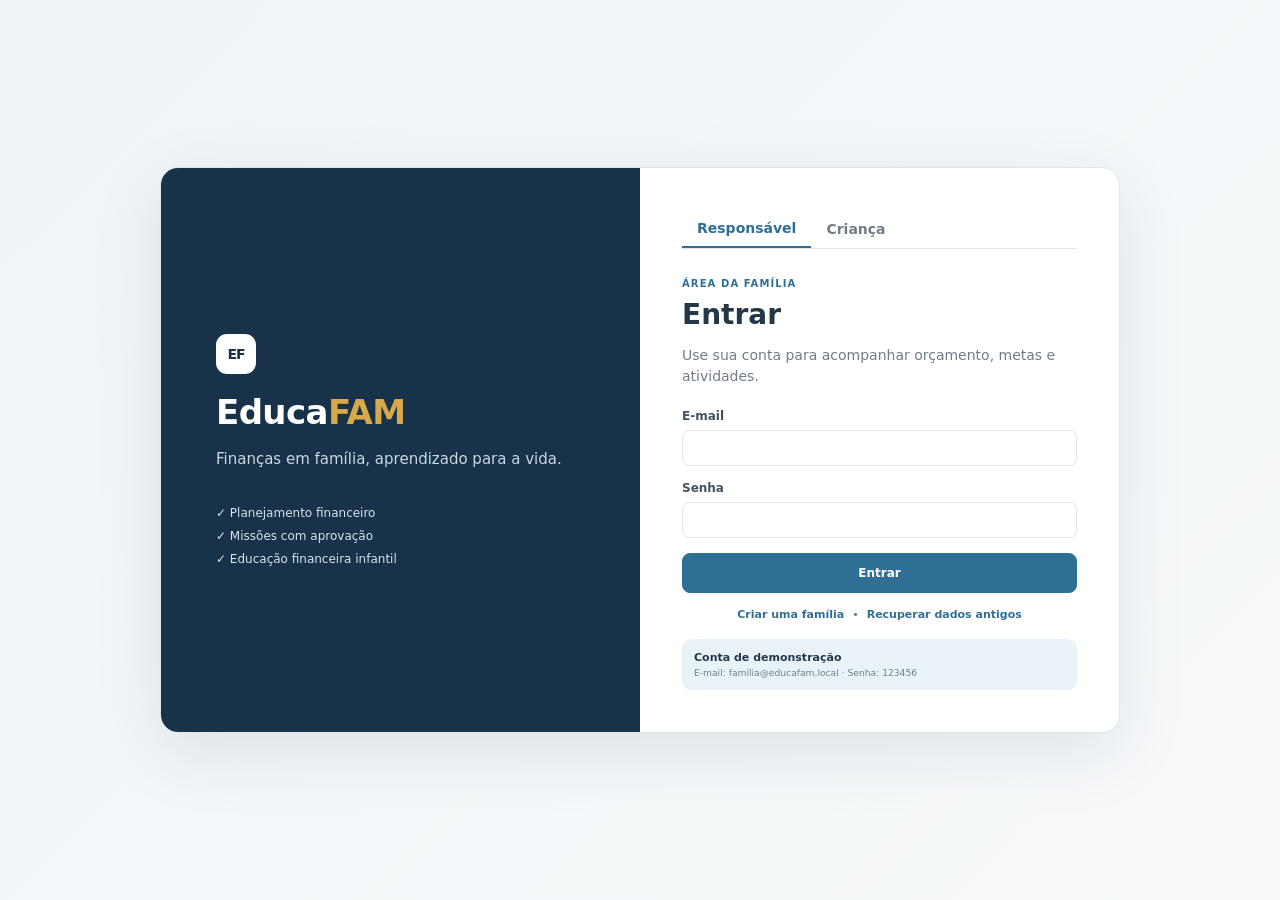
<file: index.html>
<!DOCTYPE html>
<html lang="pt-BR">
<head>
  <meta charset="UTF-8">
  <meta name="viewport" content="width=device-width, initial-scale=1.0">
  <meta name="description" content="EducaFAM — gestão financeira familiar e educação financeira infantil com metas e missões gamificadas.">
  <meta name="theme-color" content="#18324a">
  <title>EducaFAM — Dashboard</title>
  <link rel="icon" href="favicon.svg" type="image/svg+xml">
  <link rel="manifest" href="manifest.json">
  <link rel="stylesheet" href="css/styles.css">
  <noscript><style>.js-only{display:none!important}</style></noscript>
</head>
<body data-page="dashboard">
  <noscript><div class="noscript">O EducaFAM precisa de JavaScript habilitado para funcionar.</div></noscript>
  <div id="app"></div>
  <script src="js/data.js"></script>
  <script src="js/app.js"></script>
</body>
</html>
</file>
<file: css/styles.css>
:root{--navy:#18324a;--navy2:#244b68;--blue:#2f6f95;--blue-soft:#e9f2f7;--green:#3f806c;--green-soft:#eaf4ef;--coral:#c85f55;--coral-soft:#fbeceb;--gold:#a47b28;--gold-soft:#faf3df;--text:#243746;--muted:#6f7d89;--line:#dfe6ea;--white:#fff;--bg:#f4f7f9;--shadow:0 8px 28px rgba(24,50,74,.07);--radius:12px}*{box-sizing:border-box}html{scroll-behavior:smooth}body{margin:0;font-family:Inter,ui-sans-serif,system-ui,-apple-system,BlinkMacSystemFont,"Segoe UI",sans-serif;background:var(--bg);color:var(--text);font-size:14px}button,input,select,textarea{font:inherit}button,a{outline:none}button:focus-visible,a:focus-visible,input:focus-visible,select:focus-visible,textarea:focus-visible{outline:3px solid rgba(47,111,149,.3);outline-offset:2px}.skip-link{position:fixed;left:12px;top:-60px;background:var(--navy);color:#fff;padding:10px 14px;border-radius:8px;z-index:200}.skip-link:focus{top:12px}.app-shell{min-height:100vh}.sidebar{position:fixed;left:0;top:0;bottom:0;width:248px;background:var(--navy);padding:22px 16px;display:flex;flex-direction:column;z-index:20}.brand{display:flex;align-items:center;gap:10px;text-decoration:none;color:#fff;padding:0 7px 24px}.brand-mark{width:40px;height:40px;border-radius:11px;background:#fff;color:var(--navy);display:grid;place-items:center;font-weight:900;letter-spacing:-1px;flex:none}.brand-name{font-size:20px;font-weight:850;letter-spacing:-.6px}.brand-name span{color:#d7a94a}.brand-sub{font-size:11px;color:#c6d5df;margin-top:2px}.nav{display:flex;flex-direction:column;gap:5px}.nav a{position:relative;display:flex;align-items:center;gap:11px;padding:12px 13px;border-radius:9px;color:#dce7ee;font-size:13px;font-weight:650;text-decoration:none}.nav a:hover{background:rgba(255,255,255,.08)}.nav a.active{background:var(--navy2);color:#fff}.nav-icon{width:20px;text-align:center}.nav-count{margin-left:auto;background:#d96b5f;color:#fff;border-radius:999px;min-width:19px;height:19px;display:grid;place-items:center;font-size:10px}.sidebar-footer{margin-top:auto}.family-mini{padding:13px;border:1px solid rgba(255,255,255,.13);border-radius:10px;background:rgba(255,255,255,.04);font-size:12px;color:#cbd9e2}.family-mini strong,.family-mini span{display:block}.family-mini strong{color:#fff;margin-bottom:3px}.main{margin-left:248px;min-height:100vh}.topbar{height:72px;background:#fff;border-bottom:1px solid var(--line);display:flex;align-items:center;justify-content:space-between;padding:0 34px;position:sticky;top:0;z-index:10}.search{width:min(470px,45vw);position:relative}.search input{width:100%;border:1px solid var(--line);border-radius:9px;padding:10px 14px 10px 38px;background:#fbfcfd}.search-icon{position:absolute;left:13px;top:9px;color:var(--muted);font-size:18px}.top-actions{display:flex;align-items:center;gap:12px}.notification{position:relative;width:36px;height:36px;border:1px solid var(--line);border-radius:9px;background:#fff;color:var(--navy);cursor:pointer}.notification-dot{position:absolute;right:6px;top:5px;width:7px;height:7px;background:var(--coral);border-radius:50%}.user{display:flex;align-items:center;gap:9px;padding-left:14px;border-left:1px solid var(--line)}.avatar{width:36px;height:36px;border-radius:50%;background:#e6eef3;color:var(--navy);display:grid;place-items:center;font-size:12px;font-weight:850}.user small{display:block;color:var(--muted);font-size:11px}.content{padding:32px 36px 50px;max-width:1480px;margin:auto}.page-head{display:flex;justify-content:space-between;gap:20px;align-items:flex-end;margin-bottom:24px}.page-head h1{margin:3px 0 6px;font-size:30px;letter-spacing:-.8px}.page-head p{margin:0;color:var(--muted);font-size:14px}.page-actions{display:flex;gap:8px;flex-wrap:wrap}.eyebrow{font-size:10px;font-weight:850;letter-spacing:1.1px;color:var(--blue);text-transform:uppercase}.grid{display:grid;gap:18px}.kpis{grid-template-columns:repeat(4,minmax(0,1fr));margin-bottom:18px}.two{grid-template-columns:1.2fr .8fr}.three{grid-template-columns:repeat(3,1fr)}.card{background:var(--white);border:1px solid var(--line);border-radius:var(--radius);box-shadow:var(--shadow)}.kpi{padding:20px}.kpi .label{font-size:12px;color:var(--muted);font-weight:700}.kpi .value{font-size:25px;font-weight:850;margin-top:7px;letter-spacing:-.5px}.kpi .delta{font-size:11px;margin-top:7px;color:var(--muted)}.kpi.blue{border-top:3px solid var(--blue)}.kpi.green{border-top:3px solid var(--green)}.kpi.coral{border-top:3px solid var(--coral)}.kpi.gold{border-top:3px solid var(--gold)}.panel{padding:22px}.panel-head{display:flex;justify-content:space-between;align-items:center;gap:12px;margin-bottom:18px}.panel-title{font-weight:850;font-size:16px}.panel-sub{font-size:12px;color:var(--muted);margin-top:3px}.section-heading{margin:0 0 16px;font-size:17px}.btn{border:1px solid var(--line);background:#fff;border-radius:8px;padding:9px 13px;font-weight:750;font-size:12px;color:var(--text);cursor:pointer;text-decoration:none;display:inline-flex;align-items:center;justify-content:center;gap:7px}.btn:hover{background:#f5f7f9}.btn-primary{background:var(--blue);border-color:var(--blue);color:#fff}.btn-primary:hover{background:#285f80}.btn-danger{background:var(--coral);border-color:var(--coral);color:#fff}.btn-danger-outline{border-color:#e6b7b2;color:#a94b43;background:#fff}.btn-soft{background:var(--blue-soft);border-color:#d7e7ef;color:var(--blue)}.btn-outline{background:#fff}.btn-small{padding:7px 9px;font-size:11px}.btn-full{width:100%;padding:12px}.input,.select,input,select,textarea{border:1px solid var(--line);padding:10px 11px;border-radius:8px;background:#fff;color:var(--text)}textarea{resize:vertical}.input:focus,.select:focus,input:focus,select:focus,textarea:focus{border-color:#8aafc4;box-shadow:0 0 0 3px rgba(47,111,149,.08)}label{font-size:12px;font-weight:700;color:#425260;display:flex;flex-direction:column;gap:7px}.form-grid{display:grid;grid-template-columns:repeat(2,minmax(0,1fr));gap:14px}.full{grid-column:1/-1}.form-actions{display:flex;justify-content:flex-end;gap:9px;margin-top:20px}.check-field{flex-direction:row;align-items:center;gap:8px;font-weight:600}.check-field input{width:18px;height:18px}.compact-label{flex-direction:row;align-items:center;gap:7px}.toolbar{display:flex;justify-content:space-between;gap:12px;align-items:center;margin-bottom:17px}.toolbar-left,.toolbar-right{display:flex;gap:8px;align-items:center;flex-wrap:wrap}.table-wrap{overflow:auto}table{width:100%;border-collapse:collapse;min-width:720px}th,td{text-align:left;padding:13px 10px;border-bottom:1px solid #edf0f2;font-size:12px}th{font-size:10px;color:var(--muted);font-weight:850;text-transform:uppercase;letter-spacing:.4px}td strong{font-size:12px}.table-note{display:block;color:var(--muted);font-size:10px;margin-top:3px}.table-actions{display:flex;gap:6px}.badge{display:inline-flex;align-items:center;gap:5px;padding:5px 8px;border-radius:20px;font-size:10px;font-weight:850;white-space:nowrap}.badge.green{background:var(--green-soft);color:#2e6c59}.badge.gold{background:var(--gold-soft);color:#8a651d}.badge.coral{background:var(--coral-soft);color:#a94b43}.badge.blue{background:var(--blue-soft);color:var(--blue)}.positive{color:var(--green)}.negative{color:#b74f47}.progress{height:8px;background:#edf0f2;border-radius:20px;overflow:hidden}.progress span{height:100%;display:block;background:var(--blue);border-radius:20px}.goal{padding:13px 0;border-bottom:1px solid #edf0f2}.goal:last-child{border-bottom:0}.goal-top{display:flex;justify-content:space-between;gap:12px;margin-bottom:8px}.goal-top strong{font-size:13px}.goal-top small{display:block;color:var(--muted);font-size:10px;margin-top:3px}.goal-meta{display:flex;justify-content:space-between;gap:10px;color:var(--muted);font-size:10px;margin-top:7px}.child-row{display:flex;align-items:center;gap:12px;padding:13px 0;border-bottom:1px solid #edf0f2}.child-row:last-child{border-bottom:0}.child-avatar{width:38px;height:38px;border-radius:11px;background:#e8f0f5;display:grid;place-items:center;font-weight:800;color:var(--navy);font-size:19px}.avatar-lg{font-size:22px}.avatar-xl{width:68px;height:68px;border-radius:20px;background:#e8f0f5;display:grid;place-items:center;font-size:34px}.child-main{flex:1}.child-main strong{font-size:13px}.child-main small{display:block;color:var(--muted);margin-top:3px;font-size:10px}.child-xp{font-size:11px;font-weight:800;color:var(--blue);text-align:right}.child-xp small{font-weight:600;color:var(--muted);font-size:9px}.empty{padding:35px;text-align:center;color:var(--muted);font-size:13px}.mission{padding:13px;border:1px solid var(--line);border-radius:10px;margin-bottom:9px;display:flex;align-items:center;gap:11px}.mission-icon{width:32px;height:32px;border-radius:9px;background:var(--blue-soft);display:grid;place-items:center;flex:none}.mission-main{flex:1}.mission-main strong{font-size:12px}.mission-main small{display:block;color:var(--muted);margin-top:3px;font-size:10px}.xp{font-weight:850;color:var(--gold);font-size:11px;white-space:nowrap}.alert{display:flex;gap:12px;padding:13px;border-radius:9px;margin-bottom:14px;align-items:center}.alert>span{width:28px;height:28px;border-radius:50%;display:grid;place-items:center;font-weight:900;background:rgba(255,255,255,.6)}.alert.gold{background:var(--gold-soft)}.alert.coral{background:var(--coral-soft)}.alert.blue{background:var(--blue-soft)}.alert strong{display:block;font-size:12px}.alert small{color:var(--muted);display:block;margin-top:3px}.alert a{margin-left:auto;font-weight:800;color:var(--blue);font-size:12px}.goal-card{padding:20px}.goal-card-head{display:flex;align-items:flex-start;gap:10px}.goal-card-head h2{font-size:16px;margin:0 0 3px}.goal-card-head small{color:var(--muted);font-size:10px}.goal-card-head .badge{margin-left:auto}.goal-symbol{width:38px;height:38px;border-radius:11px;background:var(--blue-soft);color:var(--blue);display:grid;place-items:center;font-size:20px}.goal-big{font-size:22px;font-weight:850;margin:20px 0 9px}.goal-big small{font-size:11px;color:var(--muted);font-weight:600}.goal-detail{display:flex;justify-content:space-between;gap:10px;margin-top:14px;padding-top:13px;border-top:1px solid #edf0f2;color:var(--muted);font-size:10px}.goal-detail b{display:block;color:var(--text);margin-top:3px}.goal-actions{display:flex;gap:7px;margin-top:16px;flex-wrap:wrap}.mission-card{border:1px solid var(--line);border-radius:11px;padding:16px;margin-bottom:10px}.mission-card-top{display:flex;gap:12px;align-items:flex-start}.mission-icon.big{width:46px;height:46px;font-size:22px}.mission-card-main{flex:1}.mission-card h2,.mission-card h3{font-size:14px;margin:0 0 4px}.mission-card p{margin:0;color:var(--muted);font-size:12px;line-height:1.5}.mission-meta{display:flex;gap:8px;flex-wrap:wrap;margin-top:8px;color:var(--muted);font-size:10px}.mission-card-top>.xp{margin-top:25px}.mission-actions{display:flex;justify-content:flex-end;gap:7px;margin-top:13px}.submission,.review-comment,.awaiting-box,.approved-box{margin-top:12px;padding:10px 12px;border-radius:8px;background:#f7f9fa;font-size:11px;color:var(--muted)}.review-comment{background:var(--coral-soft)}.approved-box{background:var(--green-soft);color:#2e6c59}.child-card{padding:20px}.child-profile{display:flex;align-items:center;gap:12px;margin-bottom:16px}.child-profile h2{margin:0;font-size:18px}.child-profile p{margin:4px 0 0;color:var(--muted);font-size:11px}.child-profile .badge{margin-left:auto}.child-stats{display:flex;justify-content:space-between;gap:10px;margin-top:12px;color:var(--muted);font-size:11px}.child-stats b{color:var(--text)}.child-actions{display:flex;gap:7px;margin-top:17px;flex-wrap:wrap}.avatar-picker{display:flex;gap:7px;flex-wrap:wrap}.avatar-choice{width:40px;height:40px;border-radius:10px;border:1px solid var(--line);background:#fff;font-size:21px;cursor:pointer}.avatar-choice.selected{border-color:var(--blue);box-shadow:0 0 0 3px rgba(47,111,149,.12);background:var(--blue-soft)}.category-dot{display:inline-block;width:10px;height:10px;border-radius:50%;margin-right:8px}.budget-row{display:grid;grid-template-columns:1fr 1.2fr auto;gap:15px;align-items:center;padding:14px 0;border-bottom:1px solid #edf0f2}.budget-row:last-child{border-bottom:0}.budget-row small{display:block;color:var(--muted);font-size:10px;margin-top:3px}.budget-progress .progress{margin-bottom:5px}.budget-progress .progress span.warn-fill{background:var(--gold)}.budget-progress .progress span.danger-fill{background:var(--coral)}.danger-panel{border-color:#ead0cd}.notification-list{display:grid;gap:8px}.notification-item{padding:12px;border:1px solid var(--line);border-radius:9px}.notification-item b,.notification-item small{display:block}.notification-item small{color:var(--muted);margin-top:4px}.insight-grid{display:grid;grid-template-columns:repeat(3,1fr);gap:10px;margin-bottom:18px}.svg-chart{min-height:260px;display:grid;place-items:center}.svg-chart svg{width:100%;height:auto;max-height:330px}.child-mode{max-width:1100px;margin:auto}.child-hero{background:linear-gradient(120deg,#fff,#edf5f9);border:1px solid var(--line);border-radius:18px;padding:28px;display:flex;justify-content:space-between;gap:25px;align-items:center;box-shadow:var(--shadow)}.child-hero h1{font-size:30px;margin:6px 0}.child-hero p{color:var(--muted);margin:0;line-height:1.5}.child-level{width:260px;background:#fff;border:1px solid var(--line);border-radius:13px;padding:15px}.child-level strong{font-size:20px;display:block}.child-level span{color:var(--muted);font-size:11px;display:block;margin:2px 0 10px}.child-level small{font-size:10px;color:var(--muted);display:block;margin-top:7px}.child-nav{display:grid;grid-template-columns:repeat(4,1fr);gap:8px;margin:18px 0}.child-nav button{border:1px solid var(--line);background:#fff;border-radius:10px;padding:12px;font-weight:800;color:var(--text);cursor:pointer}.child-nav button.active{background:var(--navy);color:#fff;border-color:var(--navy)}.child-section{margin-top:4px}.section-title{margin-bottom:15px}.section-title h2{margin:0;font-size:20px}.section-title p{color:var(--muted);margin:4px 0}.child-goal{padding:18px}.child-goal h3{margin:0 0 5px}.child-goal p{color:var(--muted);font-size:12px}.child-goal small{display:block;color:var(--muted);margin-top:7px}.child-goal .btn{margin-top:13px}.child-stat{padding:20px}.child-stat span{color:var(--muted);font-size:11px}.child-stat strong{font-size:25px;display:block;margin-top:5px}.coffer-card{display:flex;gap:20px;align-items:center;background:var(--navy);color:#fff;border-radius:16px;padding:25px;margin-bottom:18px}.coffer-emoji{font-size:60px}.coffer-card span{display:block;color:#cbd9e2;font-size:12px}.coffer-card strong{display:block;font-size:32px;margin:4px 0}.coffer-card p{margin:0;color:#cbd9e2;line-height:1.5;font-size:12px}.inline-form{display:flex;gap:10px;align-items:flex-end}.inline-form label{flex:1}.child-mission{padding:18px}.login-body{min-height:100vh;background:linear-gradient(135deg,#eef4f7,#f8fafb);display:grid;place-items:center;padding:20px}.login-shell{width:min(960px,100%);display:grid;grid-template-columns:1fr 1fr;background:#fff;border:1px solid var(--line);border-radius:18px;overflow:hidden;box-shadow:0 20px 70px rgba(24,50,74,.1)}.loading-login{padding:50px;text-align:center;color:var(--muted)}.login-brand{background:var(--navy);color:#fff;padding:55px;display:flex;flex-direction:column;justify-content:center}.login-brand .brand-mark{margin-bottom:18px}.login-brand .brand-name{font-size:34px}.login-brand p{color:#c9d8e2;line-height:1.6;font-size:15px}.login-features{display:grid;gap:9px;margin-top:20px;color:#d8e4eb;font-size:12px}.login-card{padding:42px}.login-card h1{margin:8px 0;font-size:28px}.login-card .muted{color:var(--muted);line-height:1.5}.login-card form{display:grid;gap:15px;margin-top:22px}.login-tabs{display:flex;border-bottom:1px solid var(--line);margin-bottom:25px}.login-tabs button{border:0;background:transparent;padding:10px 15px;color:var(--muted);font-weight:800;cursor:pointer}.login-tabs button.active{color:var(--blue);border-bottom:2px solid var(--blue)}.login-links{display:flex;gap:8px;justify-content:center;align-items:center;margin-top:15px;font-size:11px;color:var(--muted);flex-wrap:wrap}.link-button{border:0;background:transparent;color:var(--blue);font-weight:800;cursor:pointer;padding:0}.demo-box{margin-top:18px;padding:12px;border-radius:9px;background:var(--blue-soft);font-size:11px}.demo-box strong,.demo-box small{display:block}.demo-box small{margin-top:3px;color:var(--muted)}.child-login-preview{text-align:center;margin-bottom:15px}.child-login-preview .avatar-xl{margin:0 auto 8px}.child-login-preview h3{margin:0}.child-login-preview p{color:var(--muted);font-size:11px}.toast{position:fixed;right:25px;bottom:25px;background:var(--navy);color:#fff;padding:12px 16px;border-radius:9px;font-size:12px;box-shadow:var(--shadow);z-index:100;opacity:0;transform:translateY(10px);transition:.25s;pointer-events:none}.toast.show{opacity:1;transform:translateY(0)}.toast.error{background:#9f443c}.toast-undo{position:fixed;right:25px;bottom:25px;background:var(--navy);color:#fff;border:0;border-radius:9px;padding:12px 16px;z-index:110;cursor:pointer;box-shadow:var(--shadow)}.modal{position:fixed;inset:0;background:rgba(16,32,45,.5);display:none;align-items:center;justify-content:center;padding:20px;z-index:50}.modal.open{display:flex}.modal-box{background:#fff;width:min(600px,100%);max-height:90vh;overflow:auto;border-radius:14px;box-shadow:0 25px 70px rgba(0,0,0,.2);padding:24px}.modal-head{display:flex;justify-content:space-between;align-items:center;margin-bottom:20px}.modal-head h2{margin:0;font-size:19px}.close{border:0;background:transparent;font-size:25px;color:var(--muted);cursor:pointer}.modal-copy{color:var(--muted);line-height:1.55}.noscript{position:fixed;inset:0;background:#fff;z-index:999;display:grid;place-items:center;padding:30px;text-align:center}.error-body{min-height:100vh;display:grid;place-items:center;background:var(--bg);padding:20px}.error-card{width:min(520px,100%);text-align:center;background:#fff;border:1px solid var(--line);border-radius:16px;padding:45px;box-shadow:var(--shadow)}.error-card .brand-mark{margin:0 auto 20px}.error-card h1{margin:8px 0}.error-card p{color:var(--muted);margin-bottom:22px}.table-note+.table-note{margin-top:2px}
@media print{body{background:#fff}.sidebar,.topbar,.page-actions,.toolbar,.btn,.notification,.skip-link{display:none!important}.main{margin:0}.content{padding:0}.card{box-shadow:none;break-inside:avoid}.page-head{margin-bottom:15px}.kpis{grid-template-columns:repeat(4,1fr)}a{color:inherit;text-decoration:none}}
@media(max-width:1000px){.sidebar{width:215px}.main{margin-left:215px}.kpis{grid-template-columns:repeat(2,1fr)}.two,.three{grid-template-columns:1fr}.content{padding:25px}.insight-grid{grid-template-columns:1fr}.child-hero{align-items:flex-start;flex-direction:column}.child-level{width:100%}}
@media(max-width:720px){.sidebar{position:static;width:100%;min-height:auto;padding:12px}.app-shell{display:block}.main{margin:0}.nav{display:grid;grid-template-columns:repeat(3,1fr)}.nav a{justify-content:center;font-size:11px;padding:9px}.nav a .nav-icon{display:none}.brand{padding-bottom:14px}.sidebar-footer{display:none}.topbar{height:auto;min-height:68px;padding:12px 15px;gap:10px}.search{width:50vw}.user div:not(.avatar){display:none}.content{padding:20px 15px}.kpis{grid-template-columns:1fr}.page-head{align-items:flex-start;flex-direction:column}.form-grid{grid-template-columns:1fr}.full{grid-column:auto}.budget-row{grid-template-columns:1fr}.child-nav{grid-template-columns:repeat(2,1fr)}.child-hero{padding:20px}.child-hero h1{font-size:25px}.login-shell{grid-template-columns:1fr}.login-brand{padding:32px}.login-card{padding:28px}.inline-form{flex-direction:column;align-items:stretch}.goal-actions{flex-direction:column}.table-actions{flex-direction:column}.top-actions{gap:6px}.top-actions .btn-small{font-size:10px;padding:6px}.coffer-card{align-items:flex-start}.coffer-emoji{font-size:46px}}
@media(max-width:380px){.nav{grid-template-columns:repeat(2,1fr)}.topbar{flex-wrap:wrap}.search{width:100%}.page-head h1{font-size:25px}.kpi .value{font-size:22px}.child-nav{grid-template-columns:1fr}.goal-meta,.goal-detail{flex-direction:column}.modal-box{padding:18px}}
</file>
